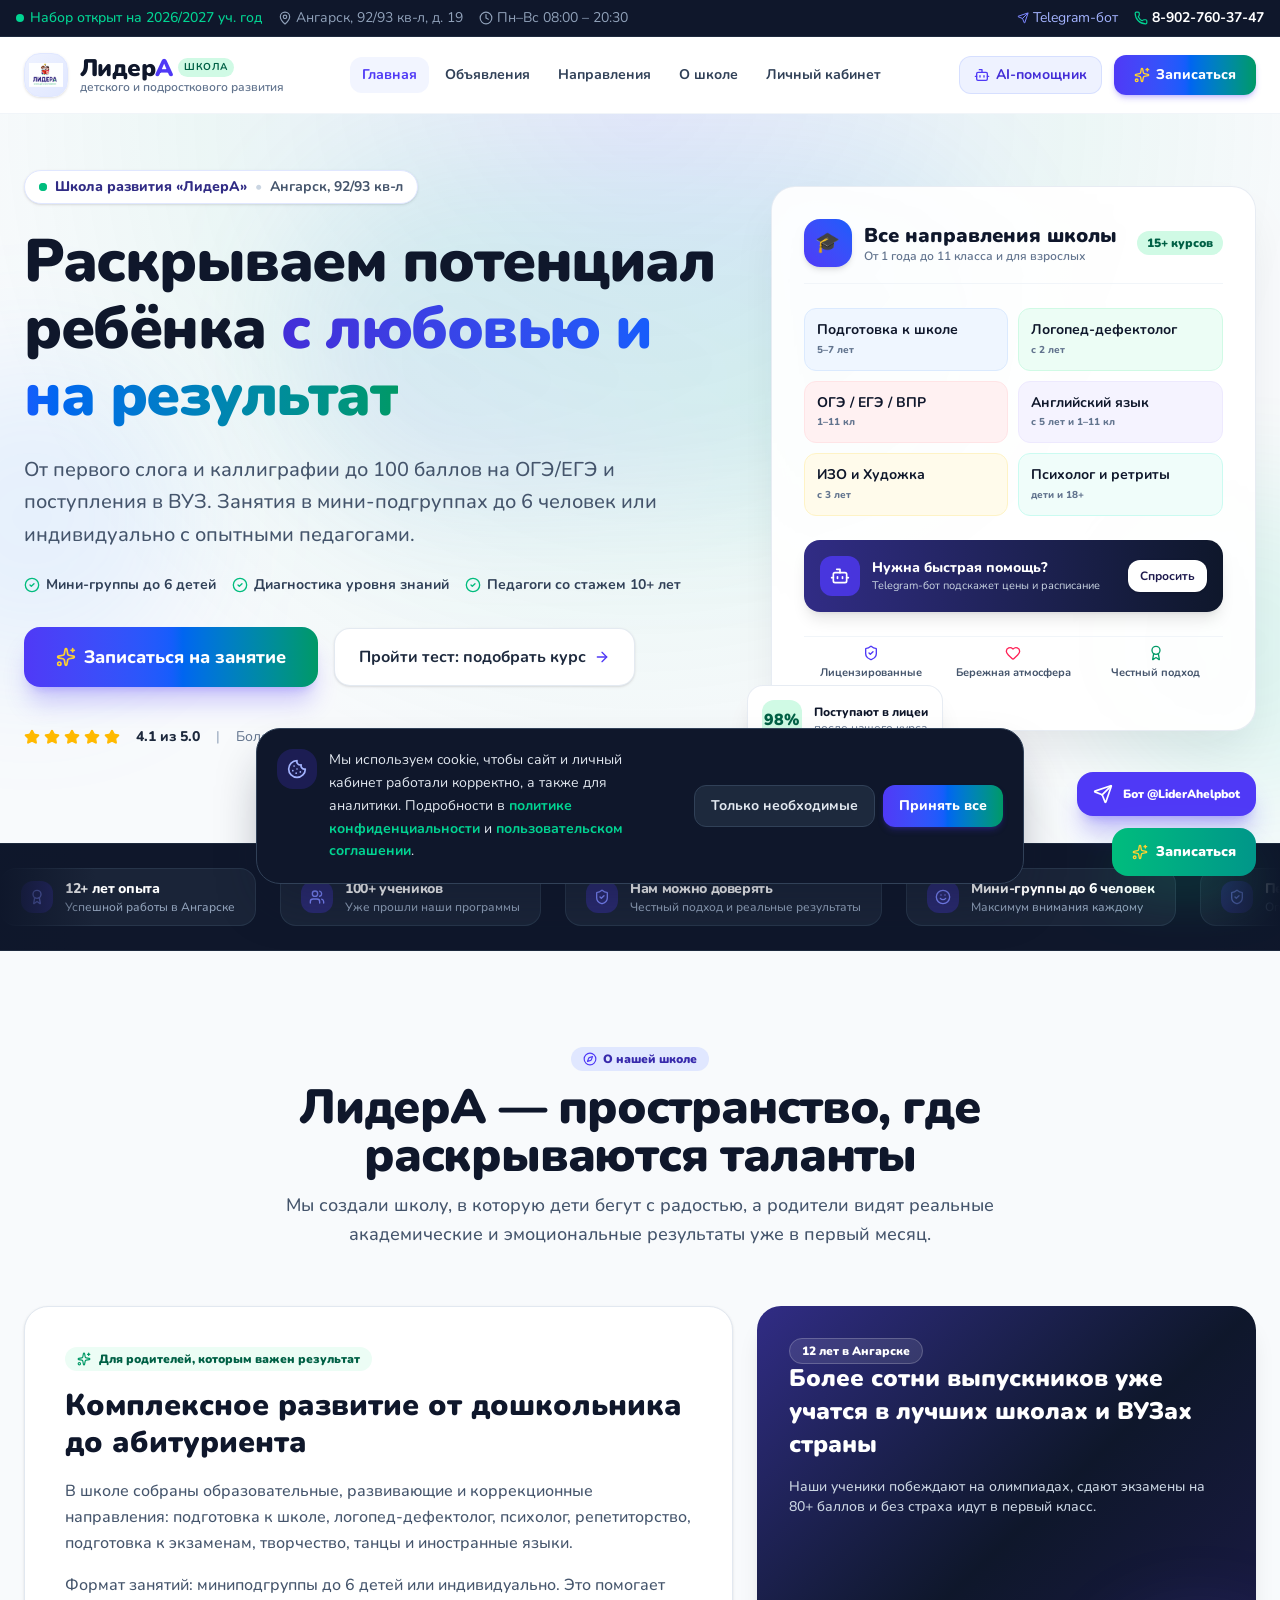
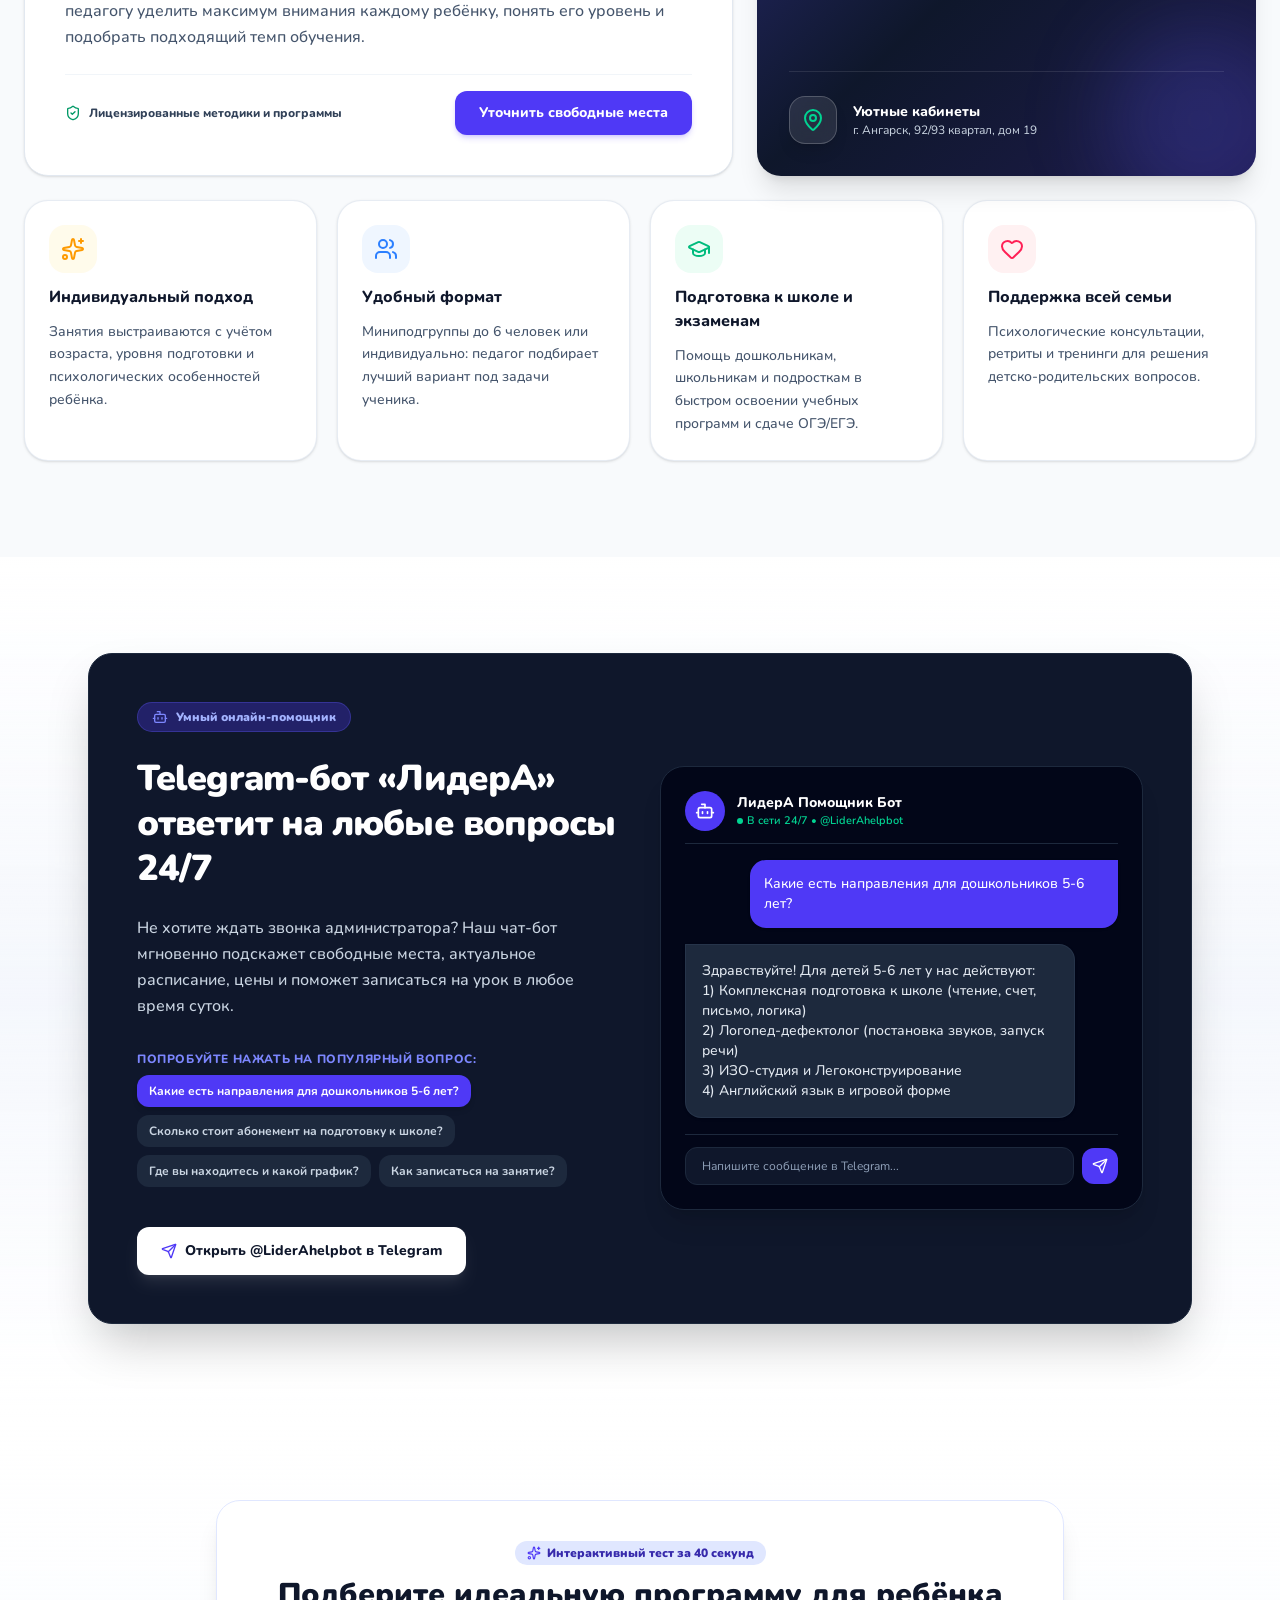
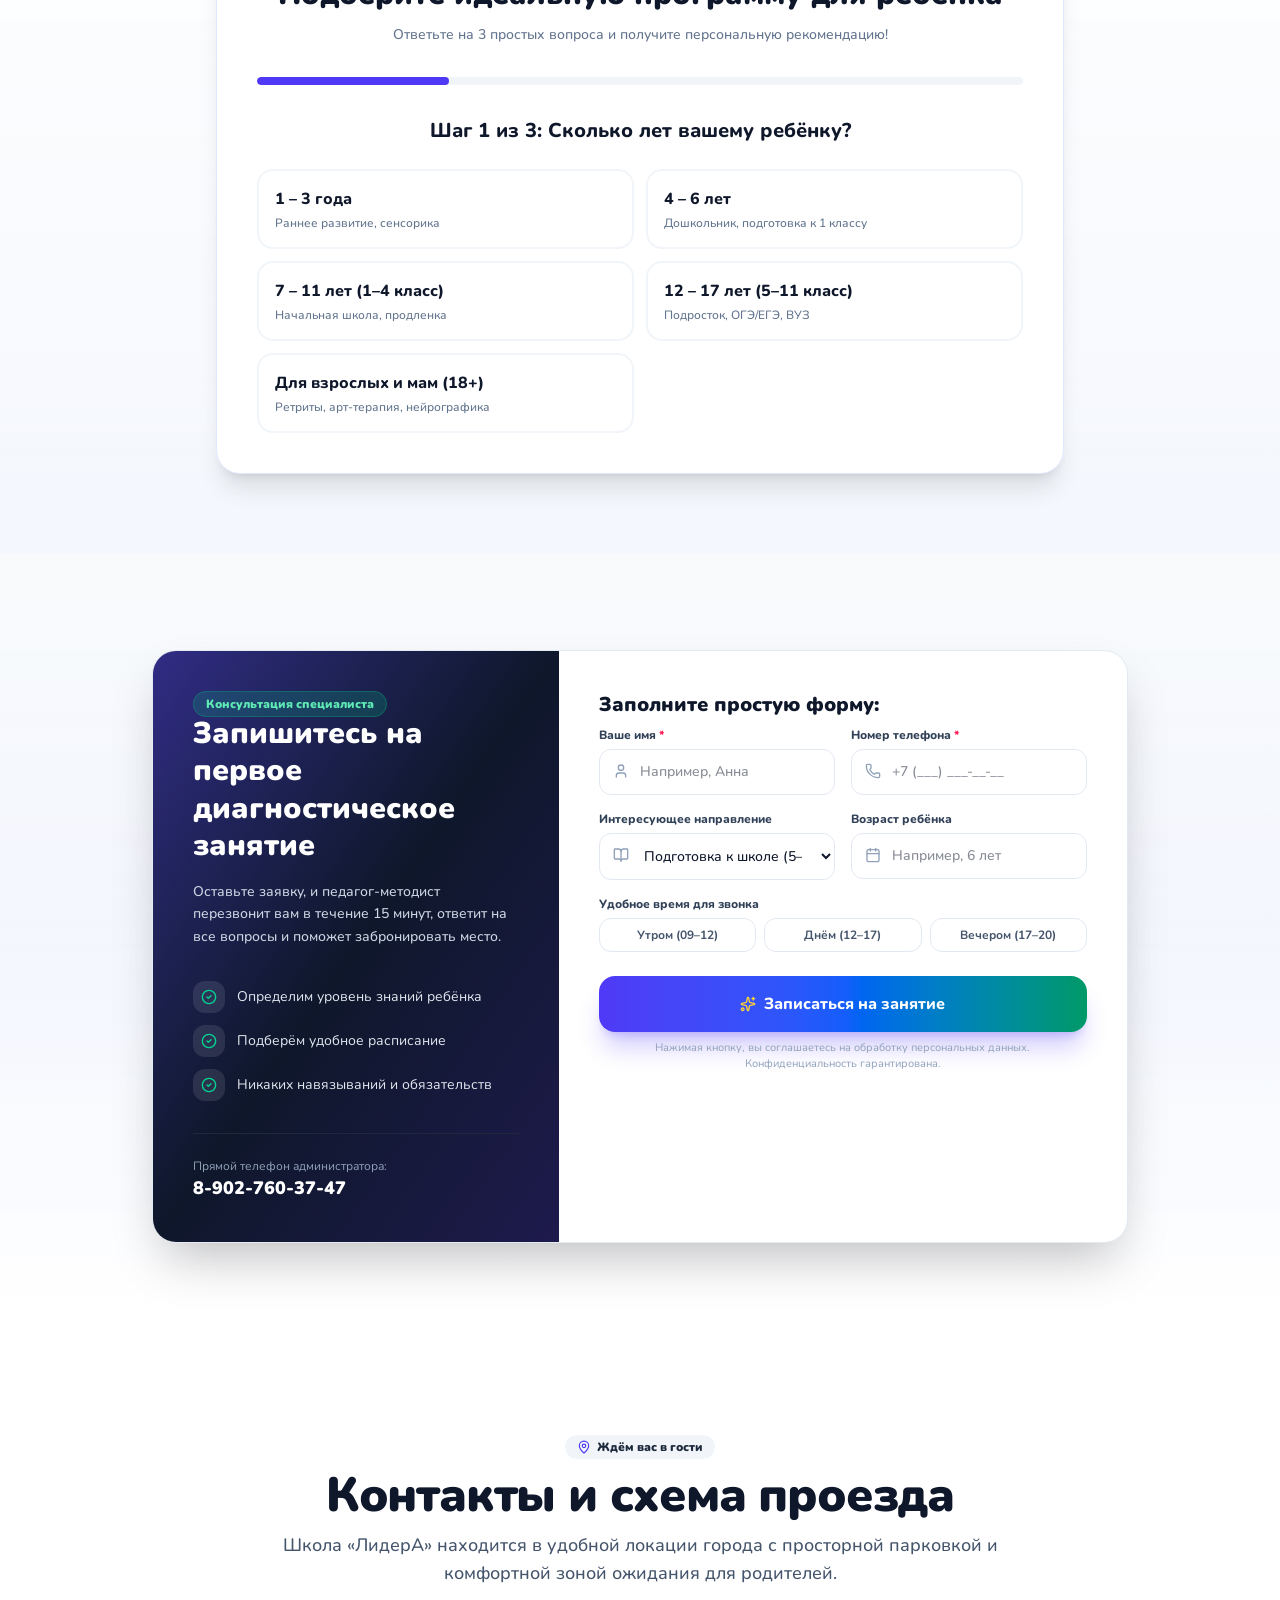
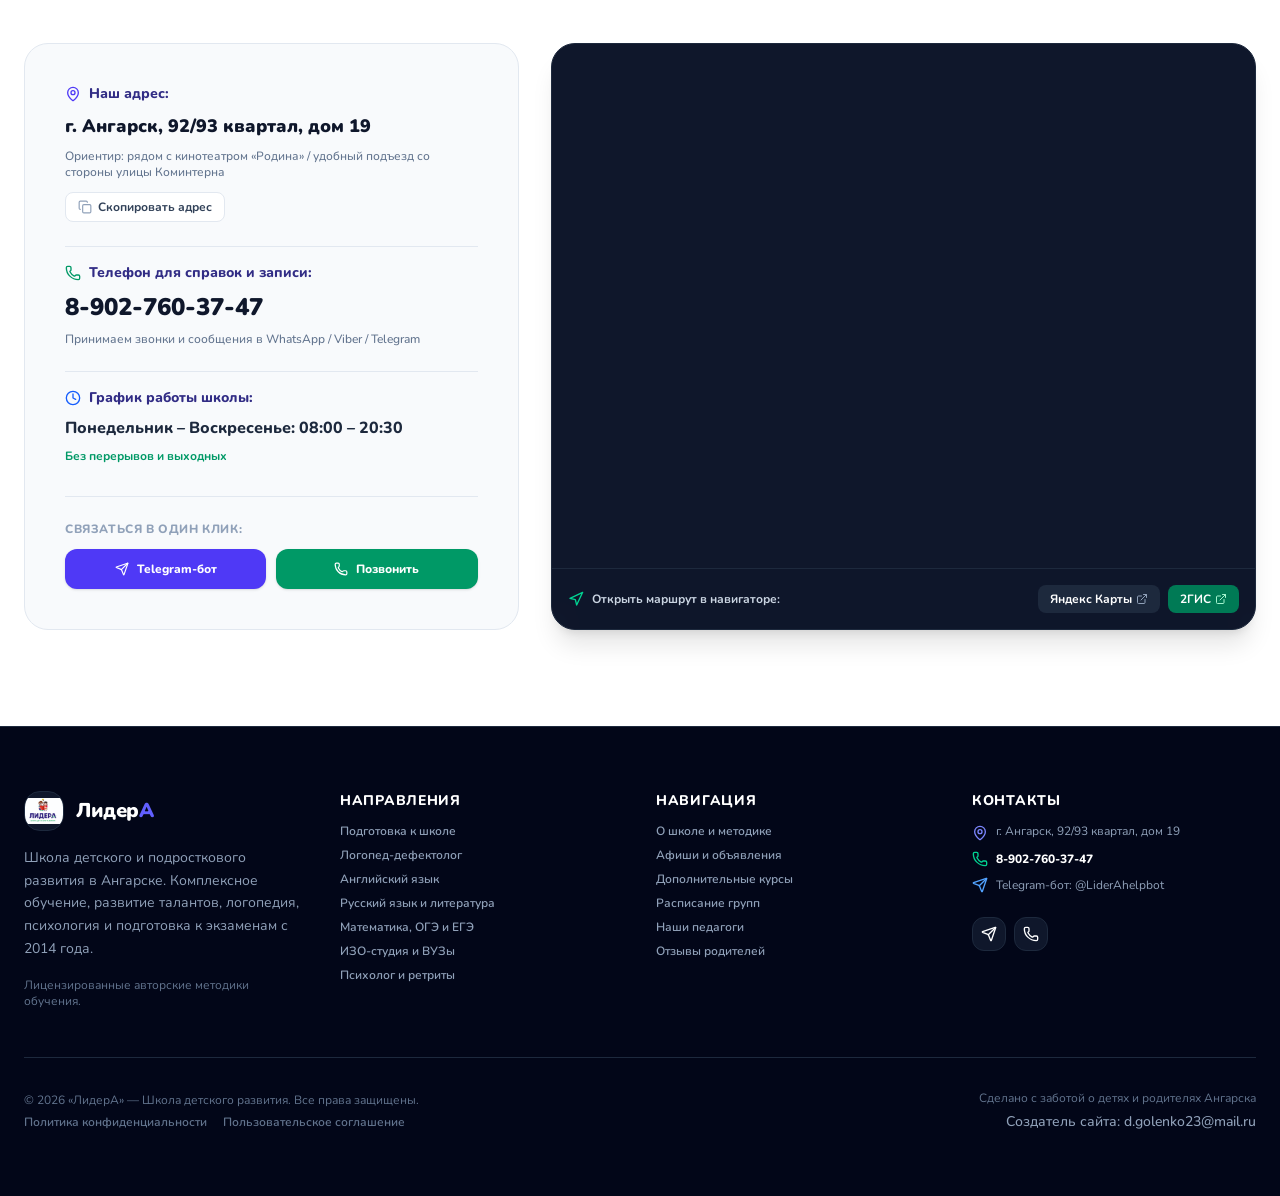
<file: index.html>
<!doctype html>
<html lang="ru" class="scroll-smooth">
  <head>
    <meta charset="UTF-8" />
    <meta name="viewport" content="width=device-width, initial-scale=1.0, maximum-scale=1.0, user-scalable=no" />

    <title>ЛидерА — Школа детского и подросткового развития в Ангарске</title>
    <meta
      name="description"
      content="Школа детского развития «ЛидерА» в Ангарске (92/93 кв-л, д. 19): подготовка к школе, логопед-дефектолог, английский язык, подготовка к ОГЭ и ЕГЭ, ИЗО-студия, психолог, продленка. Занятия в мини-группах до 6 человек."
    />
    <meta name="theme-color" content="#4338ca" />

    <!-- Google Fonts -->
    <link rel="preconnect" href="https://fonts.googleapis.com" />
    <link rel="preconnect" href="https://fonts.gstatic.com" crossorigin />
    <link
      href="https://fonts.googleapis.com/css2?family=Nunito:ital,wght@0,300..1000;1,300..1000&family=Plus+Jakarta+Sans:wght@400;500;600;700;800;900&display=swap"
      rel="stylesheet"
    />
    <script type="module" crossorigin src="./assets/index-B6Ahcexs.js"></script>
    <link rel="stylesheet" crossorigin href="./assets/index-CRruTfNy.css">
  </head>
  <body class="bg-slate-50 text-slate-900 antialiased selection:bg-indigo-600 selection:text-white">
    <div id="root"></div>
  </body>
</html>
</file>
